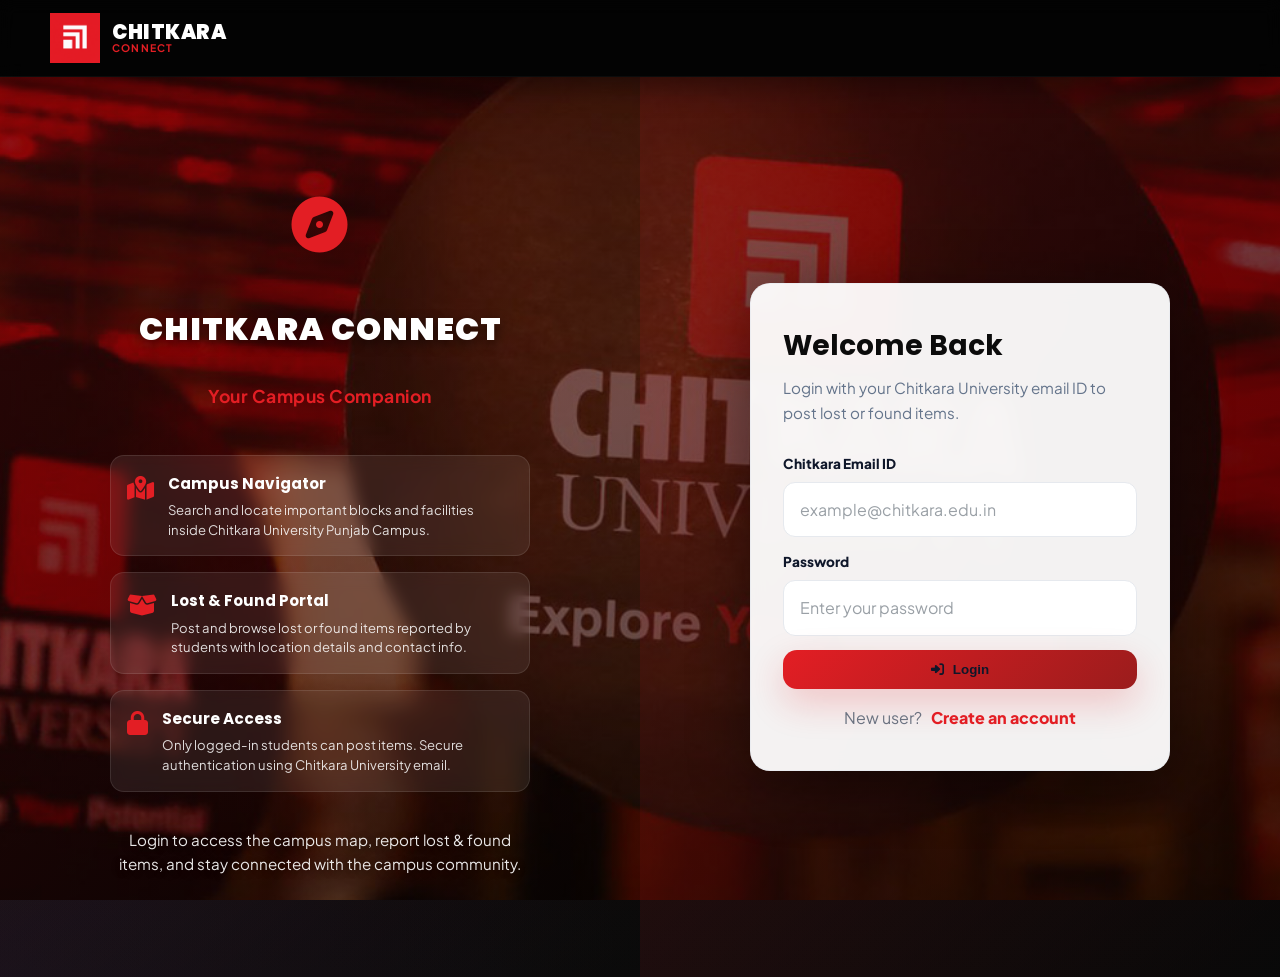
<file: index.html>
<!DOCTYPE html>
<html lang="en">

<head>
  <meta charset="UTF-8" />
  <meta name="viewport" content="width=device-width, initial-scale=1.0" />
  <title>Chitkara Connect | Campus Navigator and Lost & Found</title>

  <link rel="stylesheet" href="https://cdnjs.cloudflare.com/ajax/libs/font-awesome/6.5.0/css/all.min.css" />
  <link rel="stylesheet" href="css/style.css" />
</head>

<body>

  <!-- custom cursor removed -->
  <!-- top loader -->
  <div class="top-loader" id="top-loader" aria-hidden="true"><div class="bar"></div></div>

  <nav class="navbar">
    <div class="container nav-container">
      <a href="index.html" class="brand">
        <img src="images/images.png" alt="Chitkara University" class="brand-logo">
        <div class="brand-content">
          <h1>CHITKARA</h1>
          <span>CONNECT</span>
        </div>
      </a>

      <button class="menu-toggle" id="menu-toggle">
        <i class="fa-solid fa-bars"></i>
      </button>

      <button id="theme-toggle" class="menu-toggle" title="Toggle theme">
        <i class="fa-solid fa-moon"></i>
      </button>

      <ul class="nav-menu" id="nav-menu">
        <li><a href="index.html" class="nav-link"><i class="fa-solid fa-house"></i> Home</a></li>
        <li><a href="map.html" class="nav-link"><i class="fa-solid fa-map-location-dot"></i> Campus Navigator</a></li>
        <li><a href="lost-found.html" class="nav-link"><i class="fa-solid fa-box-open"></i> Lost & Found</a></li>
        <li id="auth-area"></li>
      </ul>
    </div>
  </nav>

  <section class="hero">
    <div class="container hero-grid">
      <div>
        <div class="pill">
          <i class="fa-solid fa-shield-halved"></i>
          Student Utility Platform
        </div>

        <h1>Explore Campus, <span>Find Blocks</span> and Recover Lost Items.</h1>

        <p>
          CHITKARA CONNECT is a smart campus support website for Chitkara University students.
          It helps freshers locate important campus blocks and allows students to report lost or found items securely.
        </p>

        <div class="hero-actions">
          <a href="map.html" class="btn btn-primary">
            <i class="fa-solid fa-compass"></i> Open Campus Map
          </a>

          <a href="lost-found.html" class="btn btn-secondary btn-browse">
            <i class="fa-solid fa-box-open"></i>
            <span class="btn-text">Browse Lost &amp; Found</span>
          </a>
        </div>
      </div>

      <div class="preview-card">
        <div class="preview-grid">
          <div class="preview-box">
            <i class="fa-solid fa-microchip"></i>
            <h3>Turing Block</h3>
            <p>CSE, AI & ML, and advanced computing department.</p>
          </div>

          <div class="preview-box">
            <i class="fa-solid fa-laptop-code"></i>
            <h3>Galileo Block</h3>
            <p>Computer Science Engineering and software development department.</p>
          </div>

          <div class="preview-box">
            <i class="fa-solid fa-utensils"></i>
            <h3>Square One</h3>
            <p>Campus food court and student refreshment area.</p>
          </div>

          <div class="preview-box">
            <i class="fa-solid fa-book-open"></i>
            <h3>Library</h3>
            <p>Central learning resource and reading facility.</p>
          </div>
        </div>
      </div>
    </div>
  </section>

  <!-- Call to Action (fills the blank area with a professional panel + animation) -->
  <section class="cta">
    <div class="container cta-grid">
      <div class="cta-text" data-animate="fade-up">
        <span class="small-label">Get Connected</span>
        <h2>Join CHITKARA CONNECT — Your Campus Companion</h2>
        <p>
          Sign up to access the campus map, report lost & found items, and stay informed about campus events.
          Secure, fast, and built for students.
        </p>

        <div class="cta-actions">
          <a href="signup.html" class="btn btn-primary">Get Started</a>
          <a href="map.html" class="btn btn-secondary">Explore Map</a>
        </div>
      </div>

      <div class="cta-visual" data-animate="float">
        <div class="device-mock">
          <img src="images/Higher-Education.jpg" alt="Campus preview" class="device-img" />
          <div class="dot dot-1"></div>
          <div class="dot dot-2"></div>
          <div class="dot dot-3"></div>
        </div>
      </div>
    </div>
  </section>

  <section class="section">
    <div class="container">
      <div class="section-title">
        <span>Project Features</span>
        <h2>One Website for Campus Navigation and Item Recovery</h2>
        <p>
          This project solves real campus problems by combining an interactive campus navigator,
          a student login system, and a secure lost and found portal.
        </p>
      </div>

      <div class="cards">
        <div class="card">
          <div class="card-icon"><i class="fa-solid fa-map-location-dot"></i></div>
          <h3>Campus Block Finder</h3>
          <p>
            Search for academic blocks, food courts, facilities, and important campus places using an interactive map.
          </p>
          <a href="map.html" class="btn btn-secondary">Open Map</a>
        </div>

        <div class="card">
          <div class="card-icon"><i class="fa-solid fa-magnifying-glass-location"></i></div>
          <h3>Lost & Found Portal</h3>
          <p>
            Logged-in students can post lost or found items with category, location, image, and contact information.
          </p>
          <a href="lost-found.html" class="btn btn-secondary">View Items</a>
        </div>

        <div class="card">
          <div class="card-icon"><i class="fa-solid fa-lock"></i></div>
          <h3>Secure Student Access</h3>
          <p>
            Students can sign up and log in using a Chitkara University email ID. Only item owners can remove their
            posts.
          </p>
          <a href="signup.html" class="btn btn-secondary">Create Account</a>
        </div>
      </div>
    </div>
  </section>

  <footer class="footer">
    <div class="container footer-content">
      <p><b>CHITKARA CONNECT</b></p>
      <p>Built for Chitkara University Punjab Campus</p>
    </div>
  </footer>

  <script src="js/auth.js"></script>
  <script src="js/guard.js"></script>
  <script src="js/main.js"></script>
  <!-- redirect handled in auth/login flow -->
</body>

</html>
</file>
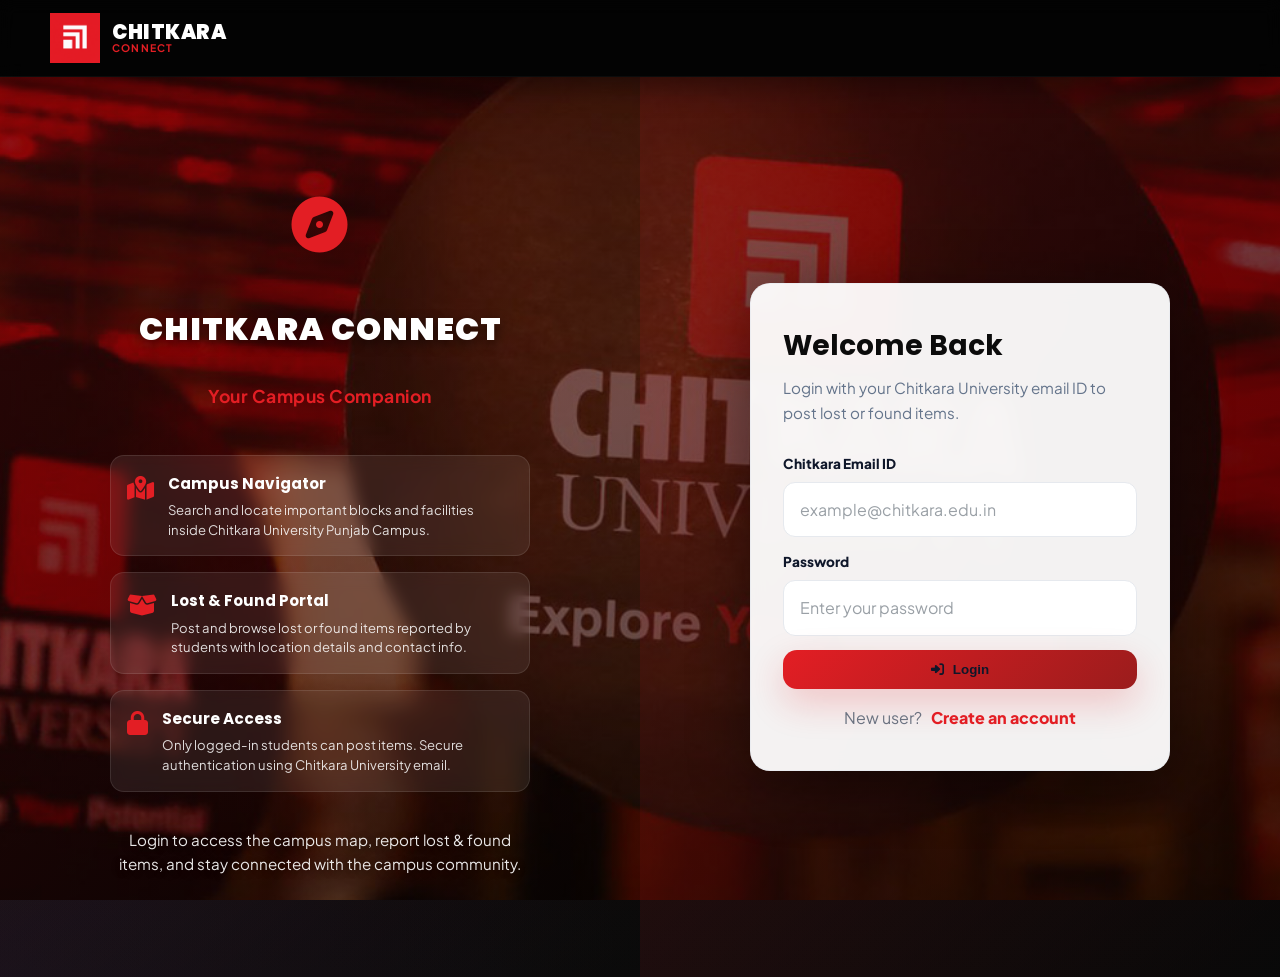
<file: login.html>
<!DOCTYPE html>
<html lang="en">

<head>
  <meta charset="UTF-8" />
  <meta name="viewport" content="width=device-width, initial-scale=1.0" />
  <title>Login | Chitkara Connect</title>

  <link rel="stylesheet" href="https://cdnjs.cloudflare.com/ajax/libs/font-awesome/6.5.0/css/all.min.css" />
  <link rel="stylesheet" href="css/style.css" />
</head>

<body>

  <nav class="navbar">
    <div class="container nav-container">
      <a href="index.html" class="brand">
        <img src="images/images.png" alt="Chitkara University" class="brand-logo">
        <div class="brand-content">
          <h1>CHITKARA</h1>
          <span>CONNECT</span>
        </div>
      </a>
    </div>
  </nav>

  <section class="auth-page auth-page-split">
    <div class="auth-split-container">
      <!-- Left Side: Project Information with Background -->
      <div class="auth-split-left-info">
        <div class="project-info">
          <div class="project-info-content">
            <div class="project-icon">
              <i class="fa-solid fa-compass"></i>
            </div>
            <h2>CHITKARA CONNECT</h2>
            <p class="project-tagline">Your Campus Companion</p>
            
            <div class="features-list">
              <div class="feature-item">
                <i class="fa-solid fa-map-location-dot"></i>
                <div>
                  <h3>Campus Navigator</h3>
                  <p>Search and locate important blocks and facilities inside Chitkara University Punjab Campus.</p>
                </div>
              </div>

              <div class="feature-item">
                <i class="fa-solid fa-box-open"></i>
                <div>
                  <h3>Lost & Found Portal</h3>
                  <p>Post and browse lost or found items reported by students with location details and contact info.</p>
                </div>
              </div>

              <div class="feature-item">
                <i class="fa-solid fa-lock"></i>
                <div>
                  <h3>Secure Access</h3>
                  <p>Only logged-in students can post items. Secure authentication using Chitkara University email.</p>
                </div>
              </div>
            </div>

            <p class="project-description">
              Login to access the campus map, report lost & found items, and stay connected with the campus community.
            </p>
          </div>
        </div>
      </div>

      <!-- Right Side: Login Form with Background -->
      <div class="auth-split-right-form">
        <div class="auth-card">
          <h1>Welcome Back</h1>
          <p>Login with your Chitkara University email ID to post lost or found items.</p>

          <form id="login-form">
            <div class="form-group">
              <label>Chitkara Email ID</label>
              <input type="email" id="email" placeholder="example@chitkara.edu.in" required />
            </div>

            <div class="form-group">
              <label>Password</label>
              <input type="password" id="password" placeholder="Enter your password" required />
            </div>

            <button type="submit" class="btn btn-primary" style="width:100%; justify-content:center;">
              <i class="fa-solid fa-right-to-bracket"></i> Login
            </button>
          </form>

          <div class="auth-switch">
            New user?
            <a href="signup.html">Create an account</a>
          </div>
        </div>
      </div>
    </div>
  </section>


  <script src="js/auth.js"></script>

  <script>
    document.getElementById("login-form").addEventListener("submit", function (e) {
      e.preventDefault();

      const email = document.getElementById("email").value.trim().toLowerCase();
      const password = document.getElementById("password").value;

      if (!isValidChitkaraEmail(email)) {
        alert("Please use a valid Chitkara University email ID.");
        return;
      }

      const users = getUsers();

      const user = users.find(u => u.email === email && u.password === password);

      if (!user) {
        alert("Invalid email or password.");
        return;
      }

      setCurrentUser({
        name: user.name,
        email: user.email
      });

      const params = new URLSearchParams(window.location.search);
      const next = params.get("next");

      alert("Login successful.");

      // After login, open home page by default unless a 'next' param exists
      if (next) {
        window.location.href = next;
      } else {
        window.location.href = "index.html";
      }
    });
  </script>

</body>

</html>
</file>
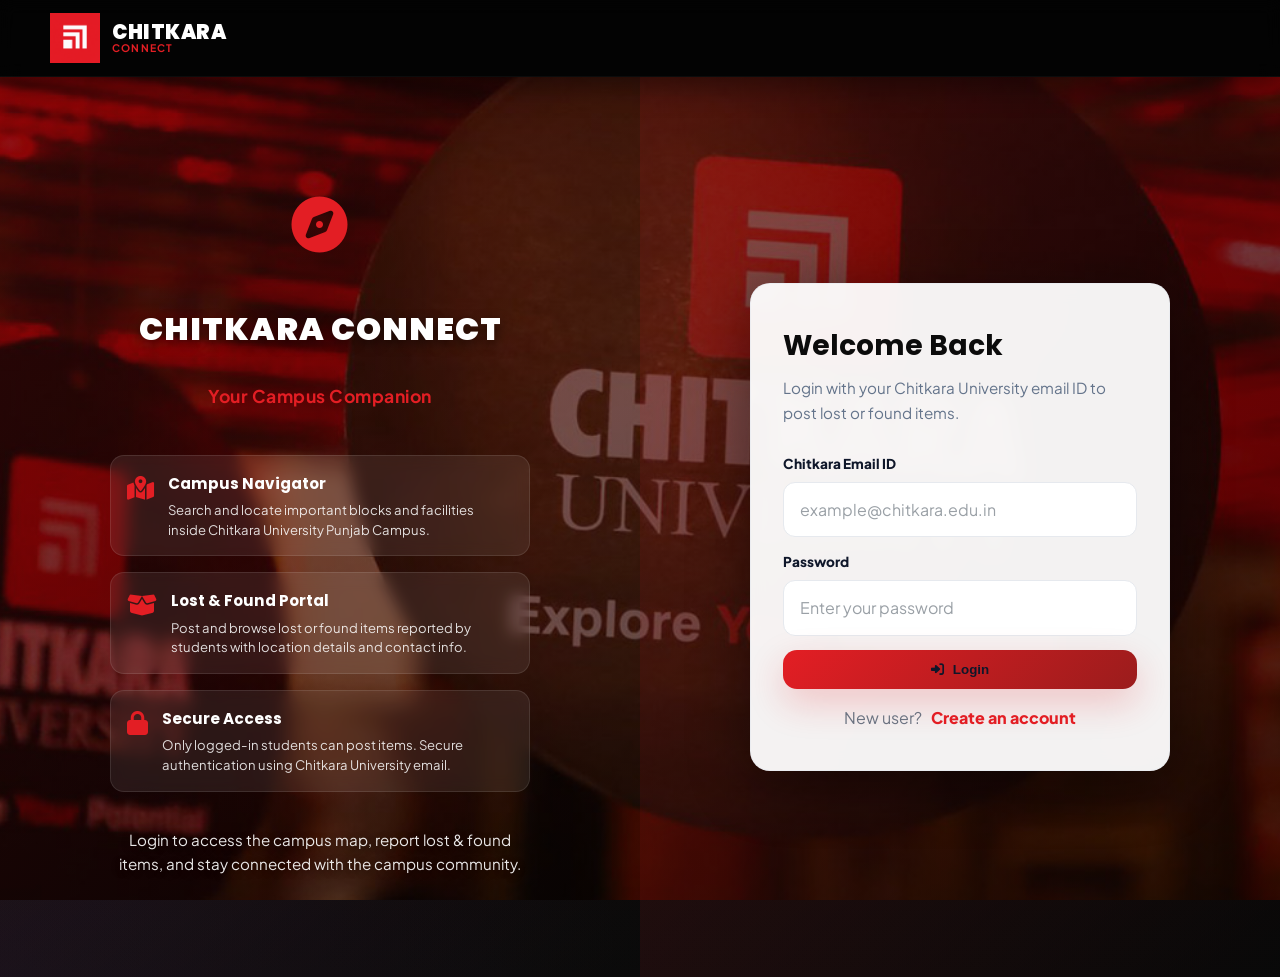
<file: lost-found.html>
<!DOCTYPE html>
<html lang="en">

<head>
  <meta charset="UTF-8" />
  <meta name="viewport" content="width=device-width, initial-scale=1.0" />

  <title>Lost & Found | Chitkara Connect</title>

  <link rel="stylesheet" href="https://cdnjs.cloudflare.com/ajax/libs/font-awesome/6.5.0/css/all.min.css" />
  <link rel="stylesheet" href="css/style.css" />
</head>

<body>

  <nav class="navbar">
    <div class="container nav-container">
      <a href="index.html" class="brand">
        <img src="images/images.png" alt="Chitkara University" class="brand-logo">
        <div class="brand-content">
          <h1>CHITKARA</h1>
          <span>CONNECT</span>
        </div>
      </a>

      <button class="menu-toggle" id="menu-toggle" type="button">
        <i class="fa-solid fa-bars"></i>
      </button>

      <ul class="nav-menu" id="nav-menu">
        <li><a href="index.html" class="nav-link"><i class="fa-solid fa-house"></i> Home</a></li>
        <li><a href="map.html" class="nav-link"><i class="fa-solid fa-map-location-dot"></i> Campus Navigator</a></li>
        <li><a href="lost-found.html" class="nav-link"><i class="fa-solid fa-box-open"></i> Lost & Found</a></li>
        <li id="auth-area"></li>
      </ul>
    </div>
  </nav>

  <main class="container">
    <div class="page-head">
      <h1>Lost & Found Portal</h1>
      <p>Browse lost and found items reported inside Chitkara University Punjab Campus.</p>
    </div>

    <div class="toolbar">
      <div>
        <h2>Item Bulletin</h2>
        <p style="color:#64748b;">
          Only logged-in students can post items. Only the post owner can remove an item.
        </p>
      </div>

      <button class="btn btn-primary" id="open-modal-btn" type="button">
        <i class="fa-solid fa-plus"></i> Add Item
      </button>
    </div>

    <div class="toolbar">
      <div class="filters">
        <button class="filter-btn active" data-type="all" type="button">All Items</button>
        <button class="filter-btn" data-type="lost" type="button">Lost Items</button>
        <button class="filter-btn" data-type="found" type="button">Found Items</button>
      </div>

      <div class="search-wrap" style="min-width:280px;">
        <i class="fa-solid fa-search"></i>
        <input type="text" id="item-search" placeholder="Search item or location..." />
      </div>
    </div>

    <div class="items-grid" id="items-grid"></div>
  </main>

  <!-- Add Item Modal -->
  <div class="modal" id="item-modal">
    <div class="modal-box">
      <div class="modal-head">
        <h2>Add Lost/Found Item</h2>
        <button class="close-btn" id="close-modal-btn" type="button">
          <i class="fa-solid fa-xmark"></i>
        </button>
      </div>

      <form id="item-form">
        <div class="form-group">
          <label>Item Type</label>
          <select id="type" required>
            <option value="lost">I Lost Something</option>
            <option value="found">I Found Something</option>
          </select>
        </div>

        <div class="form-group">
          <label>Item Name</label>
          <input type="text" id="title" placeholder="Example: ID Card, Earbuds, Calculator" required />
        </div>

        <div class="form-group">
          <label>Category</label>
          <select id="category" required>
            <option value="Electronics">Electronics</option>
            <option value="Documents">Documents</option>
            <option value="Study Material">Study Material</option>
            <option value="Accessories">Accessories</option>
            <option value="Other">Other</option>
          </select>
        </div>

        <div class="form-group">
          <label>Location</label>
          <select id="location" required>
            <option value="Turing Block">Turing Block</option>
            <option value="Galileo Block">Galileo Block</option>
            <option value="Edison Block">Edison Block</option>
            <option value="Newton Block">Newton Block</option>
            <option value="Martin Luther Block">Martin Luther Block</option>
            <option value="Rockfeller Block">Rockfeller Block</option>
            <option value="Central Exploratorium & Library">Central Exploratorium & Library</option>
            <option value="Square One Food Court">Square One Food Court</option>
            <option value="Indoor Sports Complex & Gymnasium">Indoor Sports Complex & Gymnasium</option>
            <option value="Exploratorium Auditorium">Exploratorium Auditorium</option>
          </select>
        </div>

        <div class="form-group">
          <label>Description</label>
          <textarea id="description" rows="3"
            placeholder="Mention color, brand, unique mark, sticker, or any important detail." required></textarea>
        </div>

        <div class="form-group">
          <label>Contact Information</label>
          <input type="text" id="contact" placeholder="Phone number or Instagram ID" required />
        </div>

        <div class="form-group">
          <label>Image URL Optional</label>
          <input type="url" id="image" placeholder="Paste image URL or leave empty" />
        </div>

        <button class="btn btn-primary" type="submit" style="width:100%; justify-content:center;">
          <i class="fa-solid fa-paper-plane"></i> Publish Item
        </button>
      </form>
    </div>
  </div>

  <footer class="footer">
    <div class="container footer-content">
      <p><b>CHITKARA CONNECT</b> — Lost & Found Portal</p>
      <p><a href="map.html">Open Campus Navigator</a></p>
    </div>
  </footer>

  <!-- Important: Script order must be exactly like this -->
  <script src="js/data.js"></script>
  <script src="js/auth.js"></script>
  <script src="js/guard.js"></script>
  <script src="js/main.js"></script>
  <script src="js/lost-found.js"></script>

</body>

</html>
</file>
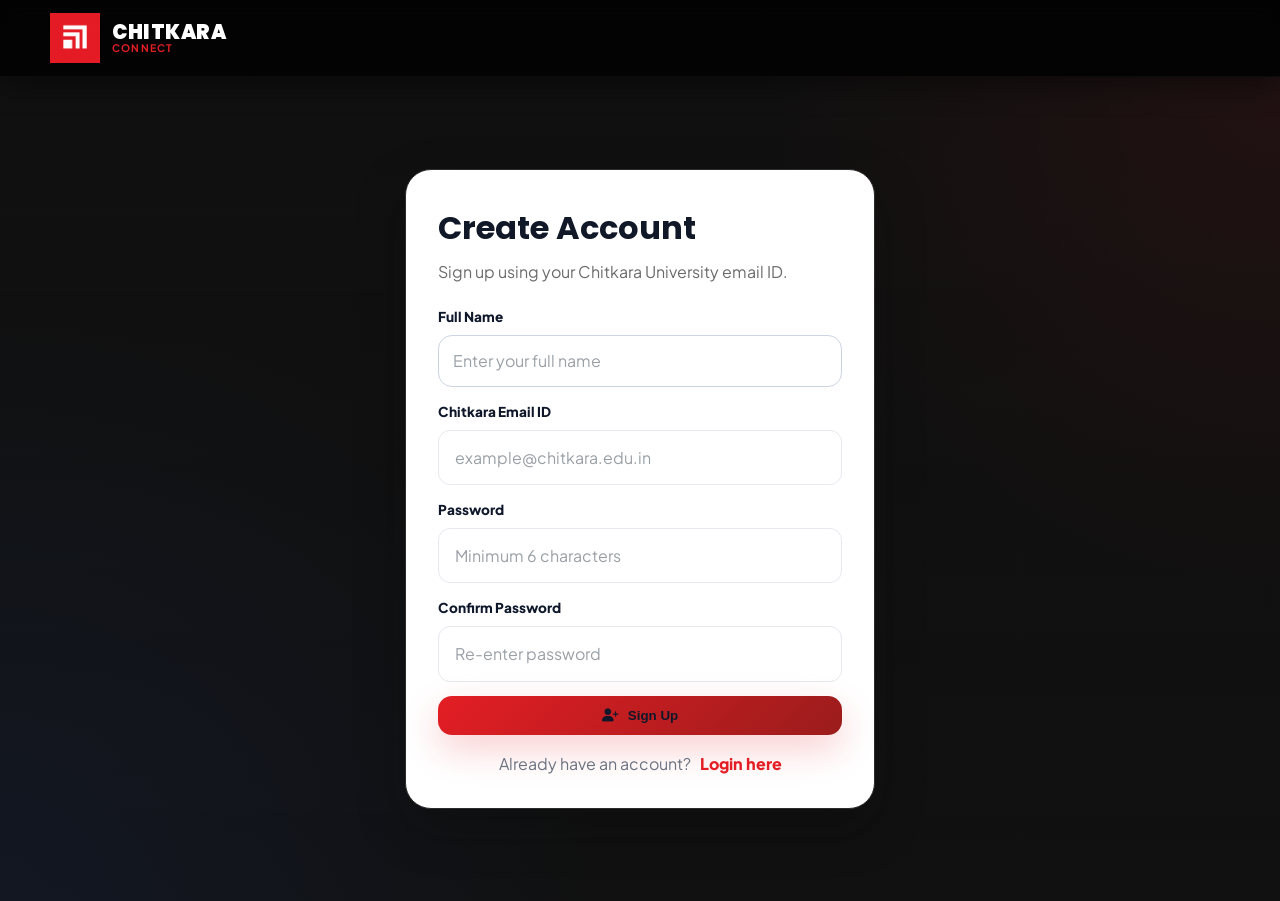
<file: signup.html>
<!DOCTYPE html>
<html lang="en">

<head>
  <meta charset="UTF-8" />
  <meta name="viewport" content="width=device-width, initial-scale=1.0" />
  <title>Sign Up | Chitkara Connect</title>

  <link rel="stylesheet" href="https://cdnjs.cloudflare.com/ajax/libs/font-awesome/6.5.0/css/all.min.css" />
  <link rel="stylesheet" href="css/style.css" />
</head>

<body>

  <nav class="navbar">
    <div class="container nav-container">
      <a href="index.html" class="brand">
        <img src="images/images.png" alt="Chitkara University" class="brand-logo">
        <div class="brand-content">
          <h1>CHITKARA</h1>
          <span>CONNECT</span>
        </div>
      </a>
    </div>
  </nav>

  <section class="auth-page">
    <div class="auth-card">
      <h1>Create Account</h1>
      <p>Sign up using your Chitkara University email ID.</p>

      <form id="signup-form">
        <div class="form-group">
          <label>Full Name</label>
          <input type="text" id="name" placeholder="Enter your full name" required />
        </div>

        <div class="form-group">
          <label>Chitkara Email ID</label>
          <input type="email" id="email" placeholder="example@chitkara.edu.in" required />
        </div>

        <div class="form-group">
          <label>Password</label>
          <input type="password" id="password" placeholder="Minimum 6 characters" required />
        </div>

        <div class="form-group">
          <label>Confirm Password</label>
          <input type="password" id="confirm-password" placeholder="Re-enter password" required />
        </div>

        <button type="submit" class="btn btn-primary" style="width:100%; justify-content:center;">
          <i class="fa-solid fa-user-plus"></i> Sign Up
        </button>
      </form>

      <div class="auth-switch">
        Already have an account?
        <a href="login.html">Login here</a>
      </div>
    </div>
  </section>

  <script src="js/auth.js"></script>
  <script src="js/guard.js"></script>

  <script>
    document.getElementById("signup-form").addEventListener("submit", function (e) {
      e.preventDefault();

      const name = document.getElementById("name").value.trim();
      const email = document.getElementById("email").value.trim().toLowerCase();
      const password = document.getElementById("password").value;
      const confirmPassword = document.getElementById("confirm-password").value;

      if (!isValidChitkaraEmail(email)) {
        alert("Please use a valid Chitkara University email ID.");
        return;
      }

      if (password.length < 6) {
        alert("Password must contain at least 6 characters.");
        return;
      }

      if (password !== confirmPassword) {
        alert("Passwords do not match.");
        return;
      }

      const users = getUsers();

      const alreadyExists = users.some(user => user.email === email);

      if (alreadyExists) {
        alert("An account with this email already exists. Please login.");
        window.location.href = "login.html";
        return;
      }

      users.push({
        name,
        email,
        password
      });

      saveUsers(users);

      alert("Account created successfully. Please login now.");
      window.location.href = "login.html";
    });
  </script>

</body>

</html>
</file>
<file: css/style.css>
/* ==========================================================================
   CHITKARA CONNECT - FINAL UPDATED STYLESHEET
   Background: #f0f4f8 (Soft Modern Gray-Blue)
   ========================================================================== */

@import url('https://fonts.googleapis.com/css2?family=Plus+Jakarta+Sans:wght@400;500;600;700;800&family=Poppins:wght@600;700;800&display=swap');

:root {
  --primary: #e31e24;       /* vivid red accent */
  --primary-dark: #9b1c1c;  /* darker red for hover */
  --primary-light: #fee2e2; /* light red tint */
  --dark: #0b0b0b;          /* deep black for text/background */
  --muted: #6b6b6b;         /* muted gray for less prominent text */
  --light: #0f0f0f;         /* near-black page background when desired */
  --white: #ffffff;
  --border: #2b2b2b;
  --success: #16a34a;
  --danger: #dc2626;
  --shadow: 0 18px 50px rgba(11, 11, 11, 0.28);
  --soft-blue: #1f1f1f;
  --soft-sky: #121212;
}

/* Theme variants (toggle by setting data-theme on <html>) */
:root[data-theme="attractive"] {
  --primary: #e31e24;
  --primary-dark: #9b1c1c;
  --primary-light: #fee2e2;
  --dark: #0b0b0b;
  --muted: #6b6b6b;
  --light: #0f0f0f;
  --card-gradient: linear-gradient(135deg, rgba(227,30,36,0.06), rgba(0,0,0,0.02));
}

:root[data-theme="dark"] {
  --primary: #e31e24;
  --primary-dark: #9b1c1c;
  --primary-light: #fee2e2;
  --dark: #070707;
  --muted: #8a8a8a;
  --light: #070707;
  --white: #ffffff;
  --border: rgba(255,255,255,0.06);
  --card-gradient: linear-gradient(135deg, rgba(227,30,36,0.06), rgba(0,0,0,0.02));
}

* {
  margin: 0;
  padding: 0;
  box-sizing: border-box;
  transition: background-color 220ms ease, color 220ms ease, border-color 200ms ease, box-shadow 220ms ease;
}

body {
  font-family: 'Plus Jakarta Sans', sans-serif;
  background: linear-gradient(180deg, #0b0b0b 0%, #121212 100%);
  color: var(--white);
  line-height: 1.6;
}

h1, h2, h3 {
  font-family: 'Poppins', sans-serif;
  font-weight: 700;
}

a {
  text-decoration: none;
  color: inherit;
}

.container {
  max-width: 1220px;
  margin: 0 auto;
  padding: 0 20px;
}

/* Navbar */
.navbar {
  background: rgba(0, 0, 0, 0.72);
  backdrop-filter: blur(8px);
  border-bottom: 1px solid rgba(255,255,255,0.04);
  position: sticky;
  top: 0;
  z-index: 1000;
  box-shadow: 0 8px 30px rgba(0, 0, 0, 0.45);
}

.nav-container {
  height: 76px;
  display: flex;
  align-items: center;
  justify-content: space-between;
}

.brand {
  display: flex;
  align-items: center;
  gap: 12px;
  height: 76px;
  padding: 0 0 0 0;
  transition: 0.3s ease;
}

.brand:hover {
  opacity: 0.9;
}

.brand img {
  height: 50px;
  width: auto;
  max-width: 200px;
  object-fit: contain;
}

.brand-logo {
  height: 50px;
  width: auto;
  max-width: 200px;
  object-fit: contain;
  display: block;
  flex-shrink: 0;
  background: transparent;
  border: none;
}

.brand-content {
  display: flex;
  flex-direction: column;
  gap: 0;
  align-items: flex-start;
}

.brand-content h1 {
  font-size: 1.25rem;
  font-weight: 900;
  color: var(--white);
  line-height: 1;
  letter-spacing: 0.5px;
  text-transform: uppercase;
  margin: 0;
  padding: 0;
}

.brand-content span {
  font-size: 0.65rem;
  color: var(--primary);
  font-weight: 700;
  text-transform: uppercase;
  letter-spacing: 1.2px;
  line-height: 1.2;
  margin: 0;
  padding: 0;
}

.nav-menu {
  display: flex;
  align-items: center;
  gap: 6px;
  list-style: none;
}

.nav-link {
  padding: 10px 16px;
  border-radius: 12px;
  font-weight: 700;
  font-size: 0.92rem;
  color: rgba(255,255,255,0.92);
  transition: 0.25s;
}

.nav-link:hover,
.nav-link.active {
  background: linear-gradient(135deg, #eaf3ff, #dfeeff);
  color: var(--primary-dark);
}

.nav-link:hover {
  background: var(--primary-light);
  color: var(--primary);
  transform: translateY(-3px);
  box-shadow: 0 8px 22px rgba(12, 12, 20, 0.06);
}

.nav-btn {
  background: var(--primary);
  color: white;
  padding: 10px 18px;
  border-radius: 12px;
  font-weight: 800;
  border: none;
  cursor: pointer;
}

.nav-btn:hover {
  background: var(--primary-dark);
}

.menu-toggle {
  display: none;
  border: none;
  background: transparent;
  font-size: 1.5rem;
  cursor: pointer;
}

/* Buttons */
.btn {
  border: none;
  cursor: pointer;
  padding: 12px 22px;
  border-radius: 14px;
  font-weight: 800;
  display: inline-flex;
  align-items: center;
  gap: 9px;
  transition: transform 180ms ease, box-shadow 180ms ease, background-color 180ms ease;
}

.btn-primary {
  background: linear-gradient(135deg, var(--primary), var(--primary-dark));
  color: white;
  box-shadow: 0 14px 36px rgba(227,30,36,0.22);
}

.btn-primary:hover {
  background: linear-gradient(135deg, var(--primary-dark), #7a1515);
  transform: translateY(-4px) scale(1.02);
  box-shadow: 0 22px 50px rgba(227,30,36,0.28);
}

.btn-secondary {
  background: transparent;
  color: var(--white);
  border: 1px solid rgba(227,30,36,0.18);
}

.btn-secondary:hover {
  background: rgba(227,30,36,0.12);
  color: var(--white);
}

/* Specific styling for the Browse button in the hero */
.btn-browse {
  border: 2px solid rgba(227,30,36,0.35);
  background: linear-gradient(180deg, rgba(0,0,0,0.55), rgba(0,0,0,0.65));
  padding: 12px 24px;
  display: inline-flex;
  align-items: center;
  gap: 12px;
  position: relative;
  border-radius: 20px;
  box-shadow: 0 12px 40px rgba(0,0,0,0.65);
  transition: transform 180ms ease, box-shadow 220ms ease, border-color 160ms ease, background-color 160ms ease;
  color: var(--white);
  font-weight: 700;
}

.btn-browse .btn-text {
  color: var(--white);
  font-weight: 700;
  font-size: 0.95rem;
}

.btn-browse i {
  display: inline-grid;
  place-items: center;
  width: 36px;
  height: 36px;
  border-radius: 10px;
  background: var(--primary);
  color: var(--white);
  font-size: 0.95rem;
  box-shadow: 0 4px 12px rgba(227,30,36,0.35);
}
/* Accessible focus state */
.btn-browse:focus-visible {
  outline: 3px solid rgba(227,30,36,0.4);
  outline-offset: 4px;
  border-color: rgba(227,30,36,0.5);
}
.btn-browse:hover,
.btn-browse:active {
  transform: translateY(-4px);
  box-shadow: 0 18px 56px rgba(227,30,36,0.28);
  border-color: var(--primary);
  background: linear-gradient(180deg, rgba(0,0,0,0.45), rgba(0,0,0,0.55));
}

/* Small preview thumbnail for Lost & Found */
/* preview thumbnail removed */

.btn-danger {
  background: linear-gradient(135deg, #dc2626, #991b1b);
  color: white;
  box-shadow: 0 4px 12px rgba(220, 38, 38, 0.25);
}

.btn-danger:hover {
  background: linear-gradient(135deg, #991b1b, #7f1d1d);
  transform: translateY(-2px);
  box-shadow: 0 8px 20px rgba(220, 38, 38, 0.35);
}

.btn-sm {
  padding: 10px 16px;
  font-size: 0.85rem;
  font-weight: 700;
  border-radius: 10px;
  box-shadow: 0 4px 12px rgba(15, 23, 42, 0.1);
}

.btn-sm:hover {
  transform: translateY(-2px);
  box-shadow: 0 8px 20px rgba(15, 23, 42, 0.15);
}

.item-card .btn-secondary {
  background: linear-gradient(135deg, var(--primary), #991b1b);
  color: white;
  border: none;
  box-shadow: 0 4px 12px rgba(227, 30, 36, 0.25);
  flex: 1;
  text-align: center;
  justify-content: center;
}

.item-card .btn-secondary:hover {
  background: linear-gradient(135deg, #991b1b, #7a1515);
  box-shadow: 0 8px 20px rgba(227, 30, 36, 0.35);
}

.item-card .btn-secondary[disabled] {
  background: linear-gradient(135deg, #64748b, #475569);
  color: rgba(255, 255, 255, 0.7);
  cursor: not-allowed;
  box-shadow: 0 2px 8px rgba(100, 116, 139, 0.15);
}

.item-card .btn-danger {
  flex: 1;
  text-align: center;
  justify-content: center;
}

/* Hero */
.hero {
  min-height: 100vh;
  padding: 70px 0 60px;
  display: flex;
  align-items: center;
  background:
    linear-gradient(rgba(0,0,0,0.12), rgba(0,0,0,0.08)),
    url('../images/Higher-Education.jpg') center center / cover no-repeat;
  color: var(--white);
}

/* subtle hover / parallax on hero for depth */
.hero { perspective: 1200px; }
.hero .hero-grid { transition: transform 420ms cubic-bezier(.2,.9,.2,1); transform-origin: center left; }
.hero:hover .hero-grid { transform: translateZ(12px) scale(1.006); }
.hero .preview-card { transition: transform 640ms cubic-bezier(.2,.9,.2,1), box-shadow 420ms ease; }
.hero:hover .preview-card { transform: translateY(-8px) translateZ(30px); box-shadow: 0 40px 120px rgba(0,0,0,0.7); }

/* custom attractive cursor */
/* use native cursor */
body { cursor: auto; }

/* Particle canvas and glitch removed */

.hero .container { position: relative; z-index: 1; }

/* Improve readability of hero text */
.hero h1 {
  text-shadow: 0 8px 30px rgba(0,0,0,0.6);
  color: var(--white);
}
.hero p {
  font-size: 1.12rem;
  text-shadow: 0 8px 24px rgba(0,0,0,0.7), 0 2px 8px rgba(0,0,0,0.6);
  color: rgba(255,255,255,0.98);
  line-height: 1.8;
  max-width: 620px;
  font-weight: 500;
  letter-spacing: 0.3px;
  background: rgba(0,0,0,0.25);
  padding: 20px 24px;
  border-radius: 12px;
  border-left: 4px solid var(--primary);
}

/* Pill/buttons on hero: subtle translucent background for contrast */
.hero .pill {
  background: rgba(255,255,255,0.06);
  color: var(--white);
  border: 1px solid rgba(255,255,255,0.12);
}
.hero .btn-secondary {
  background: rgba(255,255,255,0.06);
  color: var(--white);
  border: 1px solid rgba(255,255,255,0.08);
}

/* Brand visibility on dark navbar */
.brand h2 { color: var(--white); }
.brand p { color: rgba(255,255,255,0.78); }

/* Preview card sits on hero: make it translucent for readability */
.preview-card {
  background: rgba(255,255,255,0.04);
  border: 1px solid rgba(255,255,255,0.06);
  color: var(--white);
}

/* Ensure hero text remains readable on small screens */
.hero h1, .hero p, .pill, .btn {
  color: inherit;
}

@media (max-width: 900px) {
  .hero {
    min-height: 85vh;
    background-position: center top;
  }
}

.hero-grid {
  display: grid;
  grid-template-columns: 1.12fr 0.88fr;
  gap: 45px;
  align-items: center;
}

/* subtle entrance animation for hero content */
.hero .hero-grid > div:first-child { animation: fadeInUp 700ms ease both 250ms; }

@keyframes fadeInUp {
  from { opacity: 0; transform: translateY(10px); }
  to { opacity: 1; transform: translateY(0); }
}

/* top loading bar */
.top-loader {
  position: fixed;
  left: 0; top: 0; width: 100%; height: 4px;
  background: linear-gradient(90deg, rgba(255,255,255,0.06), rgba(255,255,255,0.02));
  z-index: 9998;
  overflow: hidden;
}
.top-loader .bar {
  position: absolute; left: -40%; top: 0; height: 100%; width: 40%;
  background: linear-gradient(90deg, rgba(227,30,36,0.95), rgba(255,120,120,0.9));
  box-shadow: 0 6px 18px rgba(227,30,36,0.18);
  animation: loaderMove 1.6s cubic-bezier(.2,.8,.2,1) infinite;
}
@keyframes loaderMove {
  0% { left: -40%; transform: skewX(-8deg); }
  50% { left: 60%; transform: skewX(2deg); }
  100% { left: 120%; transform: skewX(-6deg); }
}

/* CTA section styles */
.cta {
  padding: 64px 0;
  background: linear-gradient(180deg, rgba(0,0,0,0.02), rgba(0,0,0,0.06));
}
.cta-grid {
  display: grid;
  grid-template-columns: 1fr 420px;
  gap: 28px;
  align-items: center;
}
.cta .small-label {
  display: inline-block;
  color: var(--primary);
  font-weight: 800;
  font-size: 0.78rem;
  letter-spacing: 1px;
  margin-bottom: 10px;
}
.cta h2 {
  font-size: 2.1rem;
  margin: 8px 0 14px;
  color: var(--white);
}
.cta p { color: rgba(255,255,255,0.88); max-width: 640px; margin-bottom: 18px; }
.cta-actions { display:flex; gap:14px; align-items:center; }

.device-mock {
  width: 340px;
  height: 220px;
  border-radius: 18px;
  background: linear-gradient(180deg, rgba(255,255,255,0.03), rgba(255,255,255,0.02));
  border: 1px solid rgba(255,255,255,0.04);
  position: relative;
  box-shadow: 0 18px 60px rgba(0,0,0,0.6);
  display: grid;
  place-items: center;
}
.device-mock { cursor: pointer; }
.device-mock .dot { display: none; }

/* image inside device mock */
.device-mock .device-img {
  position: absolute;
  inset: 0;
  width: 100%;
  height: 100%;
  object-fit: cover;
  border-radius: 14px;
  filter: brightness(0.78) contrast(1.06) saturate(1.02);
  mix-blend-mode: normal;
  z-index: 0;
  transition: transform 420ms ease, filter 320ms ease;
}
.device-mock .dot { z-index: 3; }
.device-mock::after {
  content: '';
  position: absolute;
  inset: 0;
  border-radius: 18px;
  box-shadow: inset 0 0 40px rgba(0,0,0,0.28);
  z-index: 2;
  transition: box-shadow 260ms ease, background 260ms ease;
}

/* hover/interaction: subtle zoom and brighten */
.device-mock:hover .device-img {
  transform: scale(1.035);
  filter: brightness(0.95) contrast(1.08) saturate(1.06);
}
.device-mock:hover::after { box-shadow: inset 0 0 28px rgba(0,0,0,0.18); }

/* Animations for scroll-in */
[data-animate] { opacity: 0; transform: translateY(20px) scale(0.995); transition: opacity 560ms cubic-bezier(.2,.9,.2,1), transform 560ms cubic-bezier(.2,.9,.2,1); }
[data-animate].in-view { opacity: 1; transform: none; }

/* float animation for visual element */
@keyframes floatY { 0% { transform: translateY(0) } 50% { transform: translateY(-8px) } 100% { transform: translateY(0) } }
[data-animate="float"].in-view { animation: floatY 6s ease-in-out infinite; }

/* Responsive adjustments */
@media (max-width: 920px) {
  .cta-grid { grid-template-columns: 1fr; text-align: center; }
  .device-mock { margin: 18px auto 0; }
}

.pill {
  display: inline-flex;
  align-items: center;
  gap: 8px;
  background: white;
  color: var(--primary);
  border: 1px solid #fecaca;
  padding: 7px 14px;
  border-radius: 999px;
  font-weight: 800;
  font-size: 0.82rem;
  margin-bottom: 18px;
}

/* Auth / Login page styles */
.auth-page {
  min-height: calc(100vh - 76px);
  display: grid;
  place-items: center;
  background: url('../images/Higher-Education.jpg') center center / cover no-repeat scroll;
  position: relative;
}
.auth-page::before {
  content: '';
  position: absolute;
  inset: 0;
  /* lighter overlay so the photo shows through more clearly */
  background: linear-gradient(180deg, rgba(11,11,11,0.18), rgba(11,11,11,0.18));
  z-index: 0;
}
.auth-page::after {
  content: '';
  position: absolute;
  inset: 0;
  /* subtle brightening to improve visibility on darker areas */
  background: linear-gradient(180deg, rgba(255,255,255,0.02), rgba(255,255,255,0.00));
  z-index: 1;
  pointer-events: none;
}
.auth-card {
  position: relative; z-index: 2;
  width: 520px;
  padding: 34px;
  border-radius: 18px;
  background: linear-gradient(180deg, rgba(255,255,255,0.98), rgba(250,250,250,0.96));
  color: #0f172a;
  box-shadow: 0 40px 120px rgba(7,7,7,0.6);
}
.auth-card h1 { margin-bottom: 8px; color: #111827; }
.auth-card p { color: #6b7280; margin-bottom: 18px; }
.auth-card .form-group { margin-bottom: 14px; }
.auth-card input[type="email"], .auth-card input[type="password"] {
  width: 100%; padding: 14px 16px; border-radius: 12px; border: 1px solid #e6e9ee; font-size: 1rem; outline: none; color: #111827;
}
.auth-card input::placeholder { color: #9aa0a6; }
.auth-card .auth-switch { margin-top: 16px; color: #6b7280; text-align: center; }
.auth-card .auth-switch a { color: var(--primary); font-weight: 800; margin-left: 6px; }

@media (max-width: 640px) {
  .auth-card { width: calc(100% - 40px); padding: 22px; border-radius: 12px; }
}

.hero h1 {
  font-size: 3.1rem;
  line-height: 1.12;
  margin-bottom: 18px;
}

.hero h1 span {
  color: var(--primary);
}

.hero h1 {
  color: var(--white);
  text-shadow: 0 10px 30px rgba(0,0,0,0.6);
}

.hero p {
  color: rgba(255,255,255,0.9);
  max-width: 570px;
  font-size: 1.05rem;
  margin-bottom: 28px;
  text-shadow: 0 6px 18px rgba(0,0,0,0.55);
}

.hero-actions {
  display: flex;
  gap: 14px;
  flex-wrap: wrap;
}

.preview-card {
  background: linear-gradient(135deg, rgba(0,0,0,0.35), rgba(0,0,0,0.28));
  padding: 28px;
  border-radius: 24px;
  box-shadow: 0 20px 60px rgba(0,0,0,0.4);
  border: 1.5px solid rgba(255,255,255,0.15);
  backdrop-filter: blur(8px);
  color: var(--white);
}

/* Hover-loop image stack (shows a looping fade of images while hovered) */

/* Removed stacked hover-loop media—background images are disabled site-wide */

/* Make sure preview-grid sits nicely below media on small screens */
.preview-card .preview-grid { margin-top: 6px; }

.preview-grid {
  display: grid;
  grid-template-columns: 1fr 1fr;
  gap: 14px;
}

.preview-box {
  padding: 20px;
  background: linear-gradient(135deg, rgba(0,0,0,0.28), rgba(0,0,0,0.22));
  border: 1.5px solid rgba(255,255,255,0.2);
  border-radius: 18px;
  color: var(--white);
  box-shadow: 0 8px 28px rgba(0,0,0,0.25);
  backdrop-filter: blur(4px);
  transition: all 320ms ease;
}

.preview-box:hover {
  transform: translateY(-8px) scale(1.02);
  box-shadow: 0 20px 50px rgba(0,0,0,0.35);
  background: linear-gradient(135deg, rgba(0,0,0,0.38), rgba(0,0,0,0.32));
  border-color: rgba(227,30,36,0.4);
}

.preview-box i {
  width: 48px;
  height: 48px;
  border-radius: 12px;
  display: grid;
  place-items: center;
  background: linear-gradient(135deg, var(--primary-light), #ffd4d4);
  color: var(--primary);
  margin-bottom: 12px;
  font-size: 1.4rem;
  box-shadow: 0 6px 16px rgba(227,30,36,0.25);
}

.preview-box h3 {
  font-size: 1.05rem;
  margin-bottom: 6px;
  font-weight: 800;
  color: var(--white);
}

.preview-box p {
  font-size: 0.82rem;
  margin: 0;
  color: rgba(255,255,255,0.9);
  line-height: 1.5;
}

/* Sections */
.section {
  padding: 65px 0;
  /* subtle darker section to match red/black theme and keep cards readable */
  background: linear-gradient(rgba(11,11,11,0.02), rgba(11,11,11,0.06));
}

/* focus-visible for accessibility */
a:focus, button:focus, .nav-link:focus {
  outline: 3px solid rgba(99,102,241,0.18);
  outline-offset: 3px;
}

.section-title {
  text-align: center;
  max-width: 680px;
  margin: 0 auto 40px;
}

.section-title span {
  color: var(--primary);
  font-weight: 800;
  font-size: 0.82rem;
  text-transform: uppercase;
}

.section-title h2 {
  font-size: 2.1rem;
  margin: 8px 0;
}

.section-title p {
  color: rgba(255,255,255,0.9);
}

.section-title h2 { color: var(--white); }

.cards {
  display: grid;
  grid-template-columns: repeat(auto-fit, minmax(285px, 1fr));
  gap: 24px;
}

.card {
  background: rgba(0,0,0,0.64);
  padding: 28px;
  border-radius: 22px;
  border: 1px solid rgba(255,255,255,0.04);
  box-shadow: 0 18px 50px rgba(0,0,0,0.6);
  color: var(--white);
  transition: transform 260ms ease, box-shadow 260ms ease;
}

.card:hover {
  transform: translateY(-8px);
  box-shadow: 0 32px 80px rgba(0,0,0,0.72);
}

.card-icon {
  width: 58px;
  height: 58px;
  border-radius: 18px;
  display: grid;
  place-items: center;
  font-size: 1.35rem;
  margin-bottom: 16px;
  background: rgba(227,30,36,0.12);
  color: var(--primary);
}

.card h3 {
  margin-bottom: 10px;
  color: var(--white);
}

.card p {
  color: rgba(255,255,255,0.85);
  font-size: 0.92rem;
  margin-bottom: 17px;
}

/* Auth Pages */
.auth-page {
  min-height: calc(100vh - 76px);
  display: grid;
  place-items: center;
  padding: 45px 20px;
  background: 
    radial-gradient(circle at top right, rgba(227, 30, 36, 0.1), transparent 35%),
    radial-gradient(circle at bottom left, rgba(37, 99, 235, 0.1), transparent 40%);
}

.auth-card {
  width: 100%;
  max-width: 470px;
  background: white;
  border: 1px solid var(--border);
  border-radius: 26px;
  padding: 32px;
  box-shadow: var(--shadow);
}

.auth-card h1 {
  font-size: 2rem;
  margin-bottom: 6px;
}

.auth-card p {
  color: var(--muted);
  margin-bottom: 22px;
}

.form-group {
  margin-bottom: 16px;
}

label {
  display: block;
  font-weight: 800;
  font-size: 0.85rem;
  margin-bottom: 7px;
}

input, select, textarea {
  width: 100%;
  padding: 12px 14px;
  border: 1px solid #cbd5e1;
  border-radius: 14px;
  font: inherit;
  outline: none;
}

input:focus, select:focus, textarea:focus {
  border-color: var(--primary);
  box-shadow: 0 0 0 3px rgba(227, 30, 36, 0.12);
}

.auth-switch {
  text-align: center;
  margin-top: 18px;
  color: var(--muted);
}

.auth-switch a {
  color: var(--primary);
  font-weight: 800;
}

/* Two-Column Auth Layout */
.auth-page-split {
  min-height: 100vh;
  padding: 0;
  display: flex;
  align-items: stretch;
}

.auth-split-container {
  display: grid;
  grid-template-columns: 1fr 1fr;
  width: 100%;
  min-height: 100vh;
}

/* Left Side: Project Information with Background Image */
.auth-split-left-info {
  display: flex;
  align-items: center;
  justify-content: center;
  padding: 40px 20px;
  position: relative;
  overflow: hidden;
  background: 
    linear-gradient(135deg, rgba(0,0,0,0.5) 0%, rgba(0,0,0,0.3) 100%),
    url('../images/slider-img07.jpg') center center / cover no-repeat;
  background-attachment: fixed;
  z-index: 2;
}

.auth-split-left-info::before {
  content: '';
  position: absolute;
  inset: 0;
  background: linear-gradient(135deg, rgba(227,30,36,0.15) 0%, rgba(0,0,0,0.4) 100%);
  z-index: 1;
}

/* Right Side: Login Form with Background Image */
.auth-split-right-form {
  display: flex;
  align-items: center;
  justify-content: center;
  padding: 40px 20px;
  position: relative;
  overflow: hidden;
  background: 
    linear-gradient(135deg, rgba(0,0,0,0.6) 0%, rgba(0,0,0,0.4) 100%),
    url('../images/slider-img07.jpg') center center / cover no-repeat;
  background-attachment: fixed;
  z-index: 2;
}

.auth-split-right-form::before {
  content: '';
  position: absolute;
  inset: 0;
  background: linear-gradient(135deg, rgba(227,30,36,0.2) 0%, rgba(0,0,0,0.5) 100%);
  z-index: 1;
}

.auth-split-right-form .auth-card {
  width: 100%;
  max-width: 420px;
  background: rgba(255, 255, 255, 0.95);
  border: 1px solid rgba(226, 232, 240, 0.5);
  border-radius: 20px;
  padding: 40px 32px;
  box-shadow: 0 12px 60px rgba(0, 0, 0, 0.4);
  backdrop-filter: blur(10px);
  position: relative;
  z-index: 2;
}

.auth-split-right-form .auth-card h1 {
  font-size: 1.75rem;
  margin-bottom: 8px;
  color: var(--dark);
}

.auth-split-right-form .auth-card p {
  color: #64748b;
  margin-bottom: 28px;
  font-size: 0.95rem;
}

.project-info {
  position: relative;
  z-index: 2;
  max-width: 420px;
  color: white;
  text-align: center;
}

.project-info-content {
  display: flex;
  flex-direction: column;
  gap: 24px;
}

.project-icon {
  font-size: 3.5rem;
  color: var(--primary);
  margin-bottom: 12px;
}

.project-info h2 {
  font-size: 2rem;
  font-weight: 900;
  letter-spacing: 1px;
  margin-bottom: 4px;
  text-shadow: 0 4px 12px rgba(0,0,0,0.5);
}

.project-tagline {
  font-size: 1.1rem;
  color: var(--primary);
  font-weight: 700;
  letter-spacing: 0.5px;
  margin-bottom: 20px;
}

.features-list {
  display: flex;
  flex-direction: column;
  gap: 16px;
}

.feature-item {
  display: flex;
  gap: 14px;
  text-align: left;
  background: rgba(255,255,255,0.08);
  padding: 16px;
  border-radius: 14px;
  border: 1px solid rgba(255,255,255,0.1);
  backdrop-filter: blur(8px);
  transition: all 0.3s ease;
}

.feature-item:hover {
  background: rgba(255,255,255,0.12);
  transform: translateY(-2px);
  border-color: rgba(255,255,255,0.2);
}

.feature-item i {
  font-size: 1.5rem;
  color: var(--primary);
  flex-shrink: 0;
  margin-top: 4px;
}

.feature-item h3 {
  font-size: 0.95rem;
  font-weight: 700;
  margin-bottom: 4px;
  color: white;
}

.feature-item p {
  font-size: 0.82rem;
  color: rgba(255,255,255,0.85);
  line-height: 1.5;
  margin: 0;
}

.project-description {
  font-size: 0.95rem;
  color: rgba(255,255,255,0.9);
  line-height: 1.6;
  margin-top: 12px;
  text-shadow: 0 2px 8px rgba(0,0,0,0.4);
}

/* App Description Box (Added for Login & Signup) */
.app-description {
  background: #f8fafc;
  border: 1px solid var(--border);
  border-radius: 16px;
  padding: 18px;
  margin-bottom: 24px;
  font-size: 0.9rem;
  color: var(--muted);
  line-height: 1.5;
}

.app-description strong {
  color: var(--dark);
}

/* Map Page */
.map-layout {
  display: grid;
  grid-template-columns: 360px 1fr;
  gap: 22px;
  height: calc(100vh - 160px);
  min-height: 560px;
  margin: 18px 0 40px;
}

.sidebar {
  background: white;
  border: 1px solid var(--border);
  border-radius: 22px;
  padding: 20px;
  box-shadow: 0 8px 22px rgba(15, 23, 42, 0.08);
  overflow: hidden;
  display: flex;
  flex-direction: column;
}

.search-wrap {
  position: relative;
  margin-bottom: 12px;
}

.search-wrap i {
  position: absolute;
  top: 50%;
  left: 14px;
  transform: translateY(-50%);
  color: var(--muted);
}

.search-wrap input {
  padding-left: 40px;
}

.chips {
  display: flex;
  gap: 7px;
  flex-wrap: wrap;
  margin-bottom: 14px;
}

.chip {
  border: 1px solid var(--border);
  background: #f8fafc;
  padding: 7px 12px;
  border-radius: 999px;
  font-weight: 800;
  cursor: pointer;
  font-size: 0.78rem;
}

.chip.active {
  background: var(--primary);
  color: white;
  border-color: var(--primary);
}

.block-list {
  overflow-y: auto;
  display: flex;
  flex-direction: column;
  gap: 10px;
}

.block-card {
  border: 1px solid var(--border);
  background: #fbfdff;
  border-radius: 16px;
  padding: 14px;
  cursor: pointer;
  transition: 0.2s;
}

.block-card:hover {
  border-color: var(--primary);
  transform: translateX(3px);
}

.block-card h3 {
  font-size: 0.98rem;
}

.block-card p {
  color: var(--muted);
  font-size: 0.82rem;
}

.map-box {
  overflow: hidden;
  border-radius: 22px;
  border: 1px solid var(--border);
  box-shadow: var(--shadow);
}

#campus-map {
  width: 100%;
  height: 100%;
}

/* Lost & Found */
.toolbar {
  background: white;
  border: 1px solid var(--border);
  padding: 22px;
  border-radius: 22px;
  display: flex;
  justify-content: space-between;
  gap: 18px;
  align-items: center;
  flex-wrap: wrap;
  box-shadow: 0 7px 22px rgba(15, 23, 42, 0.06);
  margin: 20px 0 24px;
}

.filters {
  display: flex;
  gap: 8px;
  flex-wrap: wrap;
}

.filter-btn {
  padding: 9px 15px;
  border: 1px solid var(--border);
  background: white;
  border-radius: 12px;
  font-weight: 800;
  cursor: pointer;
}

.filter-btn.active {
  background: var(--dark);
  color: white;
}

.items-grid {
  display: grid;
  grid-template-columns: repeat(auto-fill, minmax(285px, 1fr));
  gap: 22px;
  margin-bottom: 50px;
}

.item-card {
  background: white;
  border: 1px solid var(--border);
  border-radius: 22px;
  overflow: hidden;
  box-shadow: 0 8px 22px rgba(15, 23, 42, 0.07);
}

.item-img {
  height: 175px;
  background: #e2e8f0;
  position: relative;
}

.item-img img {
  width: 100%;
  height: 100%;
  object-fit: cover;
}

.badge {
  display: inline-flex;
  gap: 6px;
  align-items: center;
  padding: 5px 11px;
  border-radius: 999px;
  font-weight: 900;
  font-size: 0.72rem;
  text-transform: uppercase;
}

.badge-lost {
  background: #fee2e2;
  color: #b91c1c;
}

.badge-found {
  background: #dcfce7;
  color: #15803d;
}

.badge-pos {
  position: absolute;
  top: 12px;
  left: 12px;
}

.item-body {
  padding: 18px;
}

.item-body h3 {
  font-size: 1.12rem;
  margin-bottom: 7px;
}

.item-body p {
  color: var(--muted);
  font-size: 0.87rem;
}

.meta {
  margin-top: 10px;
  display: grid;
  gap: 6px;
  color: #475569;
  font-size: 0.82rem;
}

.item-footer {
  padding: 16px 18px;
  border-top: 2px solid #e2e8f0;
  display: flex;
  justify-content: space-between;
  gap: 12px;
  align-items: stretch;
  background: linear-gradient(135deg, #f8fafc, #f1f5f9);
}

/* Modal */
.modal {
  position: fixed;
  inset: 0;
  background: rgba(15, 23, 42, 0.62);
  display: none;
  align-items: center;
  justify-content: center;
  z-index: 2000;
  padding: 20px;
}

.modal.open {
  display: flex;
}

.modal-box {
  width: 100%;
  max-width: 560px;
  max-height: 90vh;
  overflow-y: auto;
  background: white;
  border-radius: 24px;
  padding: 26px;
  box-shadow: var(--shadow);
}

.modal-head {
  display: flex;
  justify-content: space-between;
  margin-bottom: 18px;
}

.close-btn {
  width: 34px;
  height: 34px;
  border-radius: 999px;
  border: none;
  cursor: pointer;
  font-size: 1rem;
}

/* Footer */
.footer {
  background: var(--dark);
  color: #94a3b8;
  padding: 32px 0;
  margin-top: 40px;
}

.footer-content {
  display: flex;
  justify-content: space-between;
  gap: 16px;
  flex-wrap: wrap;
}

.footer b {
  color: white;
}

/* Responsive */
@media (max-width: 1024px) {
  .auth-split-container {
    grid-template-columns: 1fr;
  }

  .auth-split-left-info {
    display: none;
  }

  .auth-split-right-form {
    padding: 60px 20px;
  }
}

@media (max-width: 900px) {
  .hero-grid, .map-layout {
    grid-template-columns: 1fr;
  }
  .map-layout {
    height: auto;
  }
  #campus-map {
    height: 480px;
  }
  .hero h1 {
    font-size: 2.25rem;
  }

  .auth-split-container {
    grid-template-columns: 1fr;
  }

  .auth-split-left-info {
    display: none;
  }

  .auth-split-right-form {
    padding: 60px 20px;
  }
}

@media (max-width: 760px) {
  .menu-toggle {
    display: block;
  }
  .nav-menu {
    position: fixed;
    top: 76px;
    left: -100%;
    width: 100%;
    height: calc(100vh - 76px);
    background: white;
    flex-direction: column;
    align-items: stretch;
    padding: 25px;
    transition: 0.25s;
  }
  .nav-menu.open {
    left: 0;
  }
  .nav-link, .nav-btn {
    display: block;
    width: 100%;
    text-align: left;
  }
}
</file>
